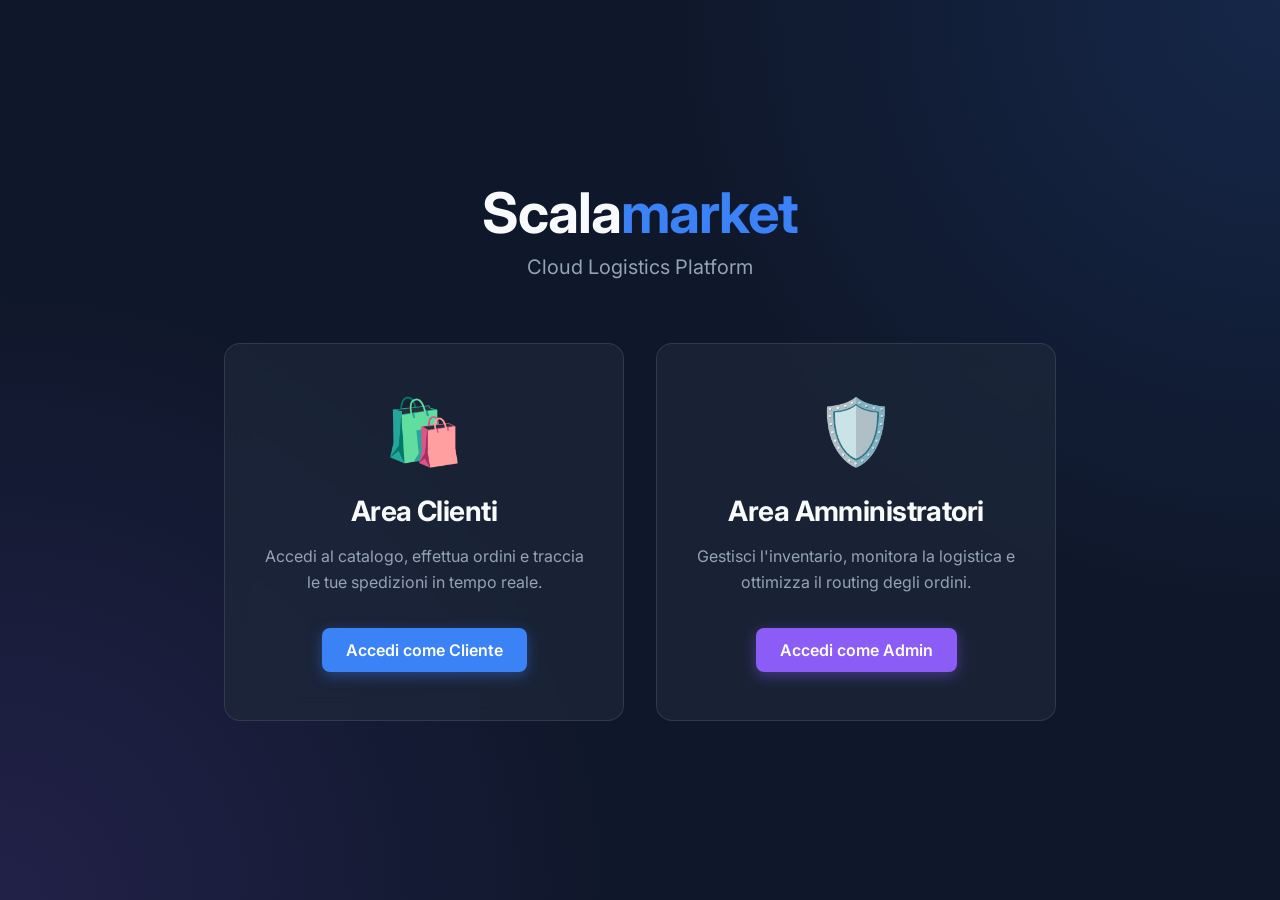
<file: frontend/index.html>
<!DOCTYPE html>
<html lang="it">
<head>
    <meta charset="UTF-8">
    <meta name="viewport" content="width=device-width, initial-scale=1.0">
    <title>Scalamarket | Portale Logistica</title>
    <meta name="description" content="Portale di logistica per la catena Scalamarket.">
    <link href="https://fonts.googleapis.com/css2?family=Inter:wght@400;500;600;700&display=swap" rel="stylesheet">
    <link rel="stylesheet" href="css/style.css">
</head>
<body>
    <div class="landing-container">
        <header class="landing-header">
            <h1 class="logo">Scala<span>market</span></h1>
            <p class="subtitle">Cloud Logistics Platform</p>
        </header>

        <main class="role-selection">
            <a href="client.html" class="role-card">
                <div class="role-icon">🛍️</div>
                <h2>Area Clienti</h2>
                <p>Accedi al catalogo, effettua ordini e traccia le tue spedizioni in tempo reale.</p>
                <span class="btn primary-btn">Accedi come Cliente</span>
            </a>
            
            <a href="admin.html" class="role-card admin-card">
                <div class="role-icon">🛡️</div>
                <h2>Area Amministratori</h2>
                <p>Gestisci l'inventario, monitora la logistica e ottimizza il routing degli ordini.</p>
                <span class="btn secondary-btn">Accedi come Admin</span>
            </a>
        </main>
    </div>
</body>
</html>
</file>
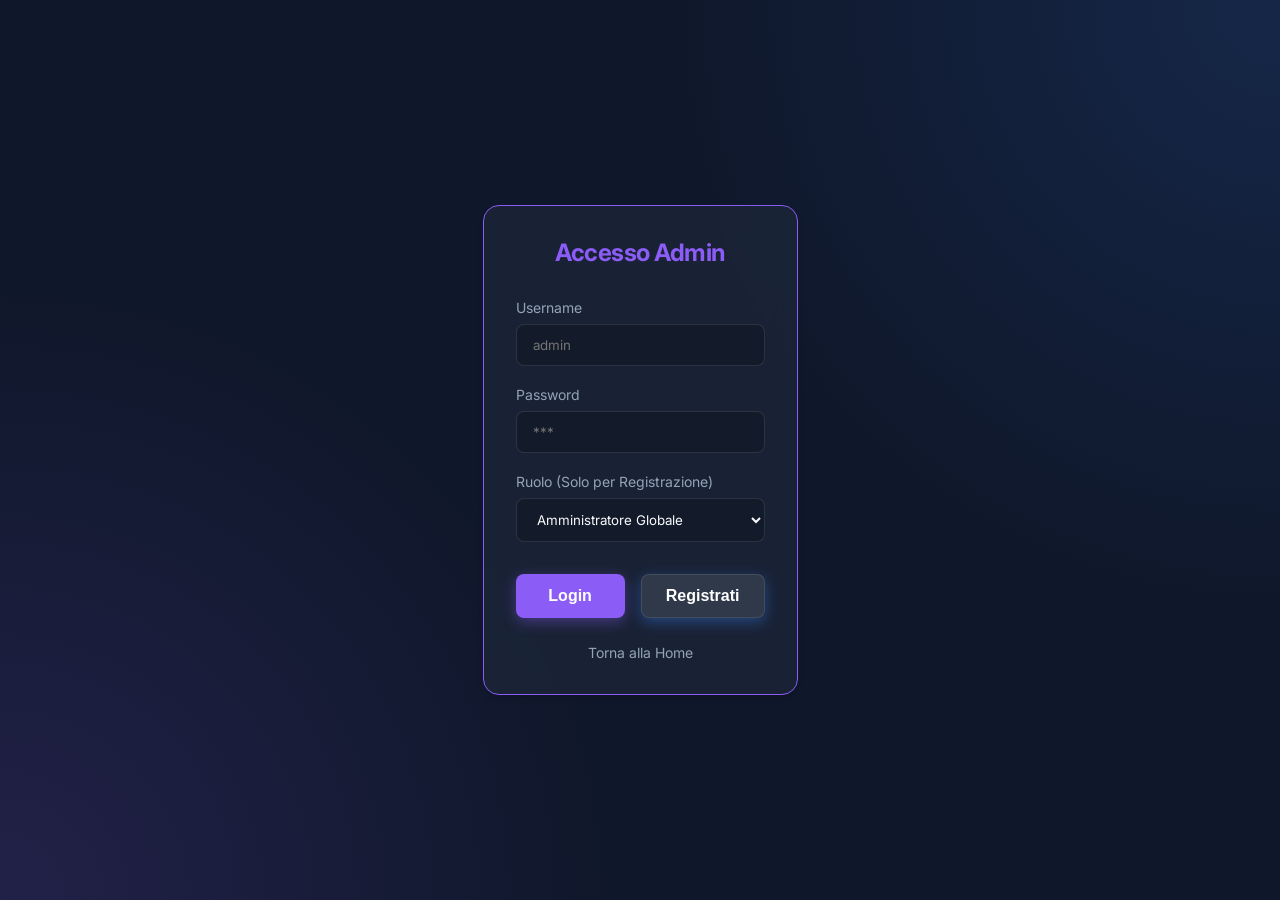
<file: frontend/admin.html>
<!DOCTYPE html>
<html lang="it">
<head>
    <meta charset="UTF-8">
    <meta name="viewport" content="width=device-width, initial-scale=1.0">
    <title>Area Admin | Scalamarket</title>
    <link href="https://fonts.googleapis.com/css2?family=Inter:wght@400;500;600;700&display=swap" rel="stylesheet">
    <link rel="stylesheet" href="css/style.css">
</head>
<body>
    <div id="login-section" class="landing-container">
        <div class="glass-panel" style="width: 100%; max-width: 400px; margin: 0 auto; border-color: var(--secondary);">
            <h2 style="text-align: center; margin-bottom: 2rem; color: var(--secondary);">Accesso Admin</h2>
            <div id="login-error" style="color: var(--danger); margin-bottom: 1rem; text-align: center;"></div>
            
            <div class="form-group">
                <label>Username</label>
                <input type="text" id="admin-username" class="form-control" placeholder="admin">
            </div>
            <div class="form-group">
                <label>Password</label>
                <input type="password" id="admin-password" class="form-control" placeholder="***">
            </div>
            <div class="form-group">
                <label>Ruolo (Solo per Registrazione)</label>
                <select id="auth-role" class="form-control" onchange="document.getElementById('auth-location-group').style.display = this.value === 'branch_manager' ? 'block' : 'none'">
                    <option value="admin">Amministratore Globale</option>
                    <option value="branch_manager">Gestore Filiale</option>
                </select>
            </div>
            <div class="form-group" id="auth-location-group" style="display: none;">
                <label>Filiale Assegnata (1, 2, o 3)</label>
                <select id="auth-location" class="form-control">
                    <option value="1">Filiale 1</option>
                    <option value="2">Filiale 2</option>
                    <option value="3">Filiale 3</option>
                </select>
            </div>
            
            <div style="display: flex; gap: 1rem; margin-top: 2rem;">
                <button id="btn-login" class="btn secondary-btn" style="flex: 1;">Login</button>
                <button id="btn-register" class="btn primary-btn" style="flex: 1; background: rgba(255,255,255,0.1); border: 1px solid var(--border);">Registrati</button>
            </div>
            <div style="text-align: center; margin-top: 1.5rem;">
                <a href="index.html" style="color: var(--text-muted); text-decoration: none; font-size: 0.875rem;">Torna alla Home</a>
            </div>
        </div>
    </div>

    <div id="dashboard-section" class="dashboard-container" style="display: none;">
        <header class="topbar">
            <h1>Scala<span>market</span> - Admin Control Panel</h1>
            <div class="topbar-right">
                <span id="user-greeting" style="color: var(--text-muted);"></span>
                <button id="btn-logout" class="btn" style="background: rgba(255,255,255,0.1); color: white;">Logout</button>
            </div>
        </header>

        <main class="dashboard-content">
            <div class="grid-container" style="margin-bottom: 2rem;">
                <!-- Aggiungi Articolo -->
                <div class="glass-panel" id="panel-add-article">
                    <h3>Aggiungi Nuovo Articolo</h3>
                    <div style="margin-top: 1rem;">
                        <input type="text" id="art-name" class="form-control" placeholder="Nome" style="margin-bottom: 0.5rem;">
                        <input type="text" id="art-desc" class="form-control" placeholder="Descrizione" style="margin-bottom: 0.5rem;">
                        <input type="number" step="0.01" id="art-price" class="form-control" placeholder="Prezzo" style="margin-bottom: 1rem;">
                        <p style="font-size: 0.875rem; color: var(--text-muted); margin-bottom: 0.5rem;">Giacenza Iniziale (tua filiale):</p>
                        <div style="display: flex; gap: 0.5rem; margin-bottom: 1rem;">
                            <input type="number" id="art-qty-loc" class="form-control" placeholder="Quantità Iniziale" min="0" value="0">
                        </div>
                        <button id="btn-add-article" class="btn secondary-btn" style="width: 100%;">Aggiungi</button>
                        <div id="msg-add-article" style="margin-top: 0.5rem; font-size: 0.8rem;"></div>
                    </div>
                </div>

                <!-- Aggiorna Giacenza -->
                <div class="glass-panel" id="panel-update-inv">
                    <h3>Gestione Inventario</h3>
                    <div style="margin-top: 1rem;">
                        <input type="number" id="inv-art-id" class="form-control" placeholder="ID Articolo" style="margin-bottom: 0.5rem;">
                        <div id="inv-loc-text" style="margin-bottom: 0.5rem; font-weight: 500; color: var(--primary);">Filiale Selezionata: -</div>
                        <input type="number" id="inv-qty" class="form-control" placeholder="Nuova Quantità" style="margin-bottom: 1rem;">
                        <button id="btn-update-inv" class="btn secondary-btn" style="width: 100%;">Aggiorna</button>
                        <div id="msg-update-inv" style="margin-top: 0.5rem; font-size: 0.8rem;"></div>
                    </div>
                </div>
                
                <!-- Gestione Logistica (Veicoli) -->
                <div class="glass-panel" id="panel-logistics" style="grid-column: 1 / -1;">
                    <h3>Gestione Logistica</h3>
                    <div style="margin-top: 1rem; display: flex; flex-wrap: wrap; gap: 2rem;">
                        <div style="flex: 2; min-width: 300px;">
                            <table style="width: 100%; border-collapse: collapse; font-size: 0.9rem;">
                                <thead>
                                    <tr style="border-bottom: 1px solid var(--border); text-align: left;">
                                        <th style="padding: 0.5rem;">Filiale</th>
                                        <th style="padding: 0.5rem;">Mezzi Totali</th>
                                        <th style="padding: 0.5rem;">In Uso</th>
                                        <th style="padding: 0.5rem;">A Disposizione</th>
                                        <th style="padding: 0.5rem;">Azioni</th>
                                    </tr>
                                </thead>
                                <tbody id="logistics-list">
                                    <tr><td colspan="5" style="padding: 0.5rem;">Caricamento in corso...</td></tr>
                                </tbody>
                            </table>
                        </div>
                        <div id="panel-add-logistics" style="flex: 1; min-width: 200px; padding-left: 1rem; border-left: 1px solid var(--border);">
                            <p style="font-size: 0.875rem; color: var(--text-muted); margin-bottom: 0.5rem;">Aggiungi o Rimuovi Mezzi</p>
                            <div id="log-loc-text" style="margin-bottom: 0.5rem; font-weight: 500; color: var(--primary);">Filiale Selezionata: -</div>
                            <input type="number" id="log-qty" class="form-control" placeholder="Nuovo numero Totale" style="margin-bottom: 1rem;">
                            <button id="btn-update-log" class="btn secondary-btn" style="width: 100%;">Aggiorna Totale</button>
                            <div id="msg-update-log" style="margin-top: 0.5rem; font-size: 0.8rem;"></div>
                        </div>
                    </div>
                </div>
            </div>

            <!-- Visualizzazione Dati Globali -->
            <div style="display: flex; flex-direction: column; gap: 2rem;">
                <!-- Inventario -->
                <div class="glass-panel" id="panel-inventory-global" style="grid-column: 1 / -1;">
                    <div style="display: flex; justify-content: space-between; align-items: center; margin-bottom: 1rem;">
                        <h3>Inventario Globale</h3>
                        <input type="text" id="search-inventory" class="form-control" placeholder="Cerca articolo per nome..." style="max-width: 250px; padding: 0.4rem;">
                    </div>
                    <div style="max-height: 300px; overflow-y: auto;">
                        <table style="width: 100%; border-collapse: collapse; font-size: 0.9rem;">
                            <thead style="position: sticky; top: 0; background: var(--bg-card); z-index: 1;">
                                <tr style="border-bottom: 1px solid var(--border); text-align: left;">
                                    <th style="padding: 0.5rem;">ID</th>
                                    <th style="padding: 0.5rem;">Nome</th>
                                    <th style="padding: 0.5rem;">Disp. Totale</th>
                                    <th style="padding: 0.5rem;">Vendite Totali</th>
                                    <th style="padding: 0.5rem;" class="col-branch-1">Filiale 1</th>
                                    <th style="padding: 0.5rem;" class="col-branch-2">Filiale 2</th>
                                    <th style="padding: 0.5rem;" class="col-branch-3">Filiale 3</th>
                                </tr>
                            </thead>
                            <tbody id="inventory-list">
                                <tr><td colspan="7" style="padding: 0.5rem;">Caricamento in corso...</td></tr>
                            </tbody>
                        </table>
                    </div>
                </div>
                
                <div style="display: flex; gap: 2rem;">
                    <div class="glass-panel" id="panel-orders" style="flex: 1; position: relative;">
                        <h3>Ordini Ricevuti</h3>
                        <div style="margin-top: 1rem; max-height: 400px; overflow-y: auto;">
                            <table style="width: 100%; border-collapse: collapse; font-size: 0.9rem;">
                                <thead style="position: sticky; top: 0; background: var(--bg-card); z-index: 1;">
                                    <tr style="border-bottom: 1px solid var(--border); text-align: left;">
                                        <th style="padding: 0.5rem;">ID</th>
                                        <th style="padding: 0.5rem;">Prodotti</th>
                                        <th style="padding: 0.5rem;">Utente</th>
                                        <th style="padding: 0.5rem;" class="col-branches">Filiali Coinvolte</th>
                                        <th style="padding: 0.5rem;">Stato</th>
                                    </tr>
                                </thead>
                                <tbody id="orders-table-body">
                                    <tr><td colspan="5" style="padding: 0.5rem;">Caricamento in corso...</td></tr>
                                </tbody>
                            </table>
                        </div>
    
                        <!-- Modal Ordine -->
                        <div id="order-modal" style="display: none; position: fixed; top: 0; left: 0; width: 100%; height: 100%; background: rgba(0,0,0,0.8); z-index: 9999; justify-content: center; align-items: center;">
                            <div class="glass-panel" style="width: 90%; max-width: 500px; position: relative; background: var(--bg-card); border: 1px solid var(--border);">
                                <button id="close-order-modal" class="btn secondary-btn" style="position: absolute; top: 1rem; right: 1rem; padding: 0.2rem 0.5rem; z-index: 10001;">X</button>
                                <h3 style="margin-bottom: 1rem;">Dettagli Ordine <span id="modal-order-id" style="color: var(--primary);"></span></h3>
                                <div id="modal-order-content" style="font-size: 0.9rem; max-height: 400px; overflow-y: auto;">
                                </div>
                            </div>
                        </div>
                    </div>
                    
                    <div class="glass-panel" id="panel-users" style="flex: 1; overflow-y: auto; max-height: 400px;">
                        <h3>Attività Utenti Registrati</h3>
                        <div id="users-list" style="margin-top: 1rem; font-size: 0.9rem;">
                            <p>Caricamento in corso...</p>
                        </div>
                    </div>
                </div>
            </div>
        </main>
    </div>

    <script src="js/api.js"></script>
    <script src="js/admin.js"></script>
</body>
</html>
</file>
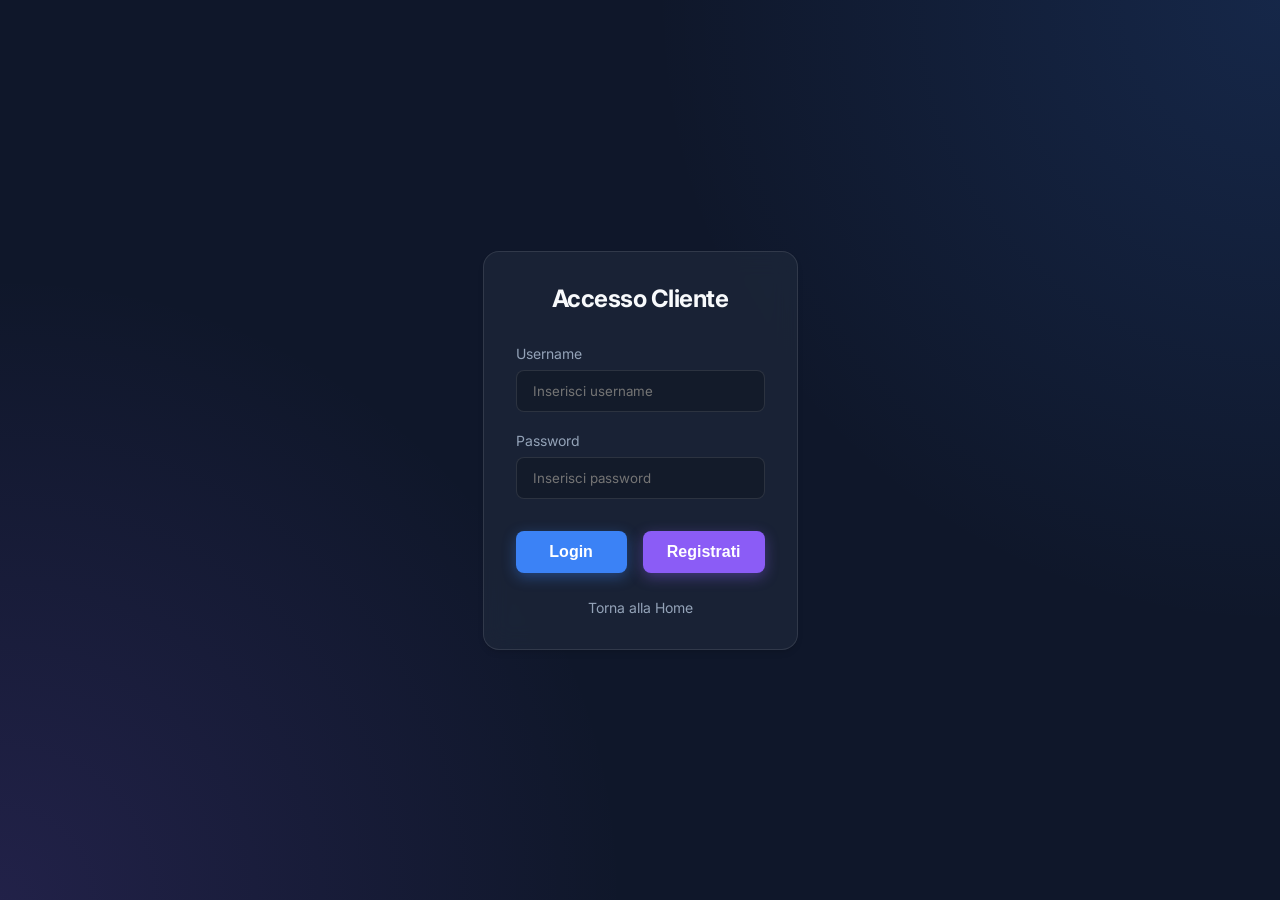
<file: frontend/client.html>
<!DOCTYPE html>
<html lang="it">
<head>
    <meta charset="UTF-8">
    <meta name="viewport" content="width=device-width, initial-scale=1.0">
    <title>Area Clienti | Scalamarket</title>
    <link href="https://fonts.googleapis.com/css2?family=Inter:wght@400;500;600;700&display=swap" rel="stylesheet">
    <link rel="stylesheet" href="css/style.css">
</head>
<body>
    <div id="login-section" class="landing-container">
        <div class="glass-panel" style="width: 100%; max-width: 400px; margin: 0 auto;">
            <h2 style="text-align: center; margin-bottom: 2rem;">Accesso Cliente</h2>
            <div id="login-error" style="color: var(--danger); margin-bottom: 1rem; text-align: center;"></div>
            
            <div class="form-group">
                <label>Username</label>
                <input type="text" id="client-username" class="form-control" placeholder="Inserisci username">
            </div>
            <div class="form-group">
                <label>Password</label>
                <input type="password" id="client-password" class="form-control" placeholder="Inserisci password">
            </div>
            
            <div style="display: flex; gap: 1rem; margin-top: 2rem;">
                <button id="btn-login" class="btn primary-btn" style="flex: 1;">Login</button>
                <button id="btn-register" class="btn secondary-btn" style="flex: 1;">Registrati</button>
            </div>
            <div style="text-align: center; margin-top: 1.5rem;">
                <a href="index.html" style="color: var(--text-muted); text-decoration: none; font-size: 0.875rem;">Torna alla Home</a>
            </div>
        </div>
    </div>

    <div id="dashboard-section" class="dashboard-container" style="display: none;">
        <header class="topbar">
            <h1>Scala<span>market</span> - Dashboard Cliente</h1>
            <div class="topbar-right">
                <span id="user-greeting" style="color: var(--text-muted);"></span>
                <button id="btn-logout" class="btn" style="background: rgba(255,255,255,0.1); color: white;">Logout</button>
            </div>
        </header>

        <main class="dashboard-content">
            <div style="display: flex; gap: 2rem;">
                
                <!-- Catalogo -->
                <section style="flex: 2;">
                    <h2 style="margin-bottom: 1.5rem;">Catalogo Articoli</h2>
                    <div id="catalog-grid" class="grid-container">
                        <!-- Caricato via JS -->
                        <div class="card"><p>Caricamento in corso...</p></div>
                    </div>
                </section>
                
                <!-- Carrello e Ordini -->
                <section style="flex: 1; display: flex; flex-direction: column; gap: 2rem;">
                    <div class="glass-panel">
                        <h2 style="margin-bottom: 1.5rem;">Il tuo Carrello</h2>
                        <div id="cart-items" style="margin-bottom: 1.5rem;">
                            <p style="color: var(--text-muted);">Il carrello è vuoto.</p>
                        </div>
                        <button id="btn-place-order" class="btn primary-btn" style="width: 100%;" disabled>Conferma Ordine</button>
                        <div id="order-message" style="margin-top: 1rem; font-size: 0.875rem;"></div>
                    </div>
                    
                    <div class="glass-panel" style="flex: 1; overflow-y: auto; max-height: 400px;">
                        <h2 style="margin-bottom: 1.5rem;">I Miei Ordini</h2>
                        <div id="user-orders-list" style="margin-top: 1rem; font-size: 0.875rem;">
                            <p>Caricamento in corso...</p>
                        </div>
                    </div>
                </section>
                
            </div>
        </main>
    </div>

    <script src="js/api.js"></script>
    <script src="js/client.js"></script>
</body>
</html>
</file>
<file: frontend/css/style.css>
:root {
    /* Color Palette - Premium Dark Mode */
    --bg-main: #0f172a;
    --bg-card: rgba(30, 41, 59, 0.7);
    --text-main: #f8fafc;
    --text-muted: #94a3b8;
    --primary: #3b82f6;
    --primary-hover: #2563eb;
    --secondary: #8b5cf6;
    --secondary-hover: #7c3aed;
    --success: #10b981;
    --danger: #ef4444;
    --border: rgba(255, 255, 255, 0.1);
    
    /* Layout */
    --radius-lg: 16px;
    --radius-md: 8px;
    --transition: 0.3s cubic-bezier(0.4, 0, 0.2, 1);
}

* {
    margin: 0;
    padding: 0;
    box-sizing: border-box;
}

body {
    font-family: 'Inter', sans-serif;
    background-color: var(--bg-main);
    color: var(--text-main);
    min-height: 100vh;
    display: flex;
    flex-direction: column;
    background-image: radial-gradient(circle at top right, rgba(59, 130, 246, 0.15), transparent 40%),
                      radial-gradient(circle at bottom left, rgba(139, 92, 246, 0.15), transparent 40%);
    background-attachment: fixed;
}

/* Typography */
h1, h2, h3 {
    font-weight: 700;
    letter-spacing: -0.02em;
}

/* Glassmorphism Cards */
.glass-panel {
    background: var(--bg-card);
    backdrop-filter: blur(12px);
    -webkit-backdrop-filter: blur(12px);
    border: 1px solid var(--border);
    border-radius: var(--radius-lg);
    padding: 2rem;
    box-shadow: 0 4px 6px -1px rgba(0, 0, 0, 0.1), 0 2px 4px -1px rgba(0, 0, 0, 0.06);
}

/* Landing Page */
.landing-container {
    max-width: 1000px;
    margin: 0 auto;
    padding: 4rem 2rem;
    display: flex;
    flex-direction: column;
    align-items: center;
    justify-content: center;
    flex-grow: 1;
}

.landing-header {
    text-align: center;
    margin-bottom: 4rem;
    animation: fadeInDown 0.8s ease-out;
}

.logo {
    font-size: 3.5rem;
    color: var(--text-main);
}

.logo span {
    color: var(--primary);
}

.subtitle {
    font-size: 1.25rem;
    color: var(--text-muted);
    margin-top: 0.5rem;
}

.role-selection {
    display: flex;
    gap: 2rem;
    width: 100%;
    justify-content: center;
    flex-wrap: wrap;
}

.role-card {
    flex: 1;
    min-width: 300px;
    max-width: 400px;
    background: var(--bg-card);
    backdrop-filter: blur(12px);
    border: 1px solid var(--border);
    border-radius: var(--radius-lg);
    padding: 3rem 2rem;
    text-align: center;
    text-decoration: none;
    color: var(--text-main);
    transition: var(--transition);
    animation: fadeInUp 0.8s ease-out backwards;
}

.role-card:nth-child(2) {
    animation-delay: 0.2s;
}

.role-card:hover {
    transform: translateY(-8px);
    box-shadow: 0 20px 25px -5px rgba(0, 0, 0, 0.2), 0 10px 10px -5px rgba(0, 0, 0, 0.1);
    border-color: rgba(255, 255, 255, 0.2);
}

.role-icon {
    font-size: 4rem;
    margin-bottom: 1.5rem;
}

.role-card h2 {
    font-size: 1.75rem;
    margin-bottom: 1rem;
}

.role-card p {
    color: var(--text-muted);
    margin-bottom: 2rem;
    line-height: 1.6;
}

/* Buttons */
.btn {
    display: inline-block;
    padding: 0.75rem 1.5rem;
    border-radius: var(--radius-md);
    font-weight: 600;
    font-size: 1rem;
    text-align: center;
    cursor: pointer;
    transition: var(--transition);
    border: none;
    outline: none;
}

.primary-btn {
    background: var(--primary);
    color: white;
    box-shadow: 0 4px 14px 0 rgba(59, 130, 246, 0.39);
}

.primary-btn:hover {
    background: var(--primary-hover);
    box-shadow: 0 6px 20px rgba(59, 130, 246, 0.23);
    transform: translateY(-2px);
}

.secondary-btn {
    background: var(--secondary);
    color: white;
    box-shadow: 0 4px 14px 0 rgba(139, 92, 246, 0.39);
}

.secondary-btn:hover {
    background: var(--secondary-hover);
    box-shadow: 0 6px 20px rgba(139, 92, 246, 0.23);
    transform: translateY(-2px);
}

/* Dashboard Layout */
.dashboard-container {
    display: flex;
    flex-direction: column;
    height: 100vh;
}

.topbar {
    background: var(--bg-card);
    backdrop-filter: blur(12px);
    border-bottom: 1px solid var(--border);
    padding: 1rem 2rem;
    display: flex;
    justify-content: space-between;
    align-items: center;
}

.topbar h1 {
    font-size: 1.5rem;
}

.topbar-right {
    display: flex;
    align-items: center;
    gap: 1.5rem;
}

.dashboard-content {
    padding: 2rem;
    flex-grow: 1;
    overflow-y: auto;
}

/* Grids and Tables */
.grid-container {
    display: grid;
    grid-template-columns: repeat(auto-fill, minmax(280px, 1fr));
    gap: 1.5rem;
}

.card {
    background: rgba(255,255,255,0.03);
    border: 1px solid var(--border);
    border-radius: var(--radius-md);
    padding: 1.5rem;
    transition: var(--transition);
}

.card:hover {
    border-color: rgba(255,255,255,0.15);
    background: rgba(255,255,255,0.05);
}

.card h3 {
    margin-bottom: 0.5rem;
    color: var(--primary);
}

.card p {
    color: var(--text-muted);
    margin-bottom: 1rem;
}

/* Forms */
.form-group {
    margin-bottom: 1.25rem;
}

.form-group label {
    display: block;
    margin-bottom: 0.5rem;
    font-size: 0.875rem;
    color: var(--text-muted);
}

.form-control {
    width: 100%;
    padding: 0.75rem 1rem;
    background: rgba(0,0,0,0.2);
    border: 1px solid var(--border);
    border-radius: var(--radius-md);
    color: var(--text-main);
    font-family: 'Inter', sans-serif;
    transition: var(--transition);
}

.form-control:focus {
    outline: none;
    border-color: var(--primary);
    box-shadow: 0 0 0 2px rgba(59, 130, 246, 0.2);
}

/* Animations */
@keyframes fadeInDown {
    from { opacity: 0; transform: translateY(-20px); }
    to { opacity: 1; transform: translateY(0); }
}

@keyframes fadeInUp {
    from { opacity: 0; transform: translateY(20px); }
    to { opacity: 1; transform: translateY(0); }
}
</file>
